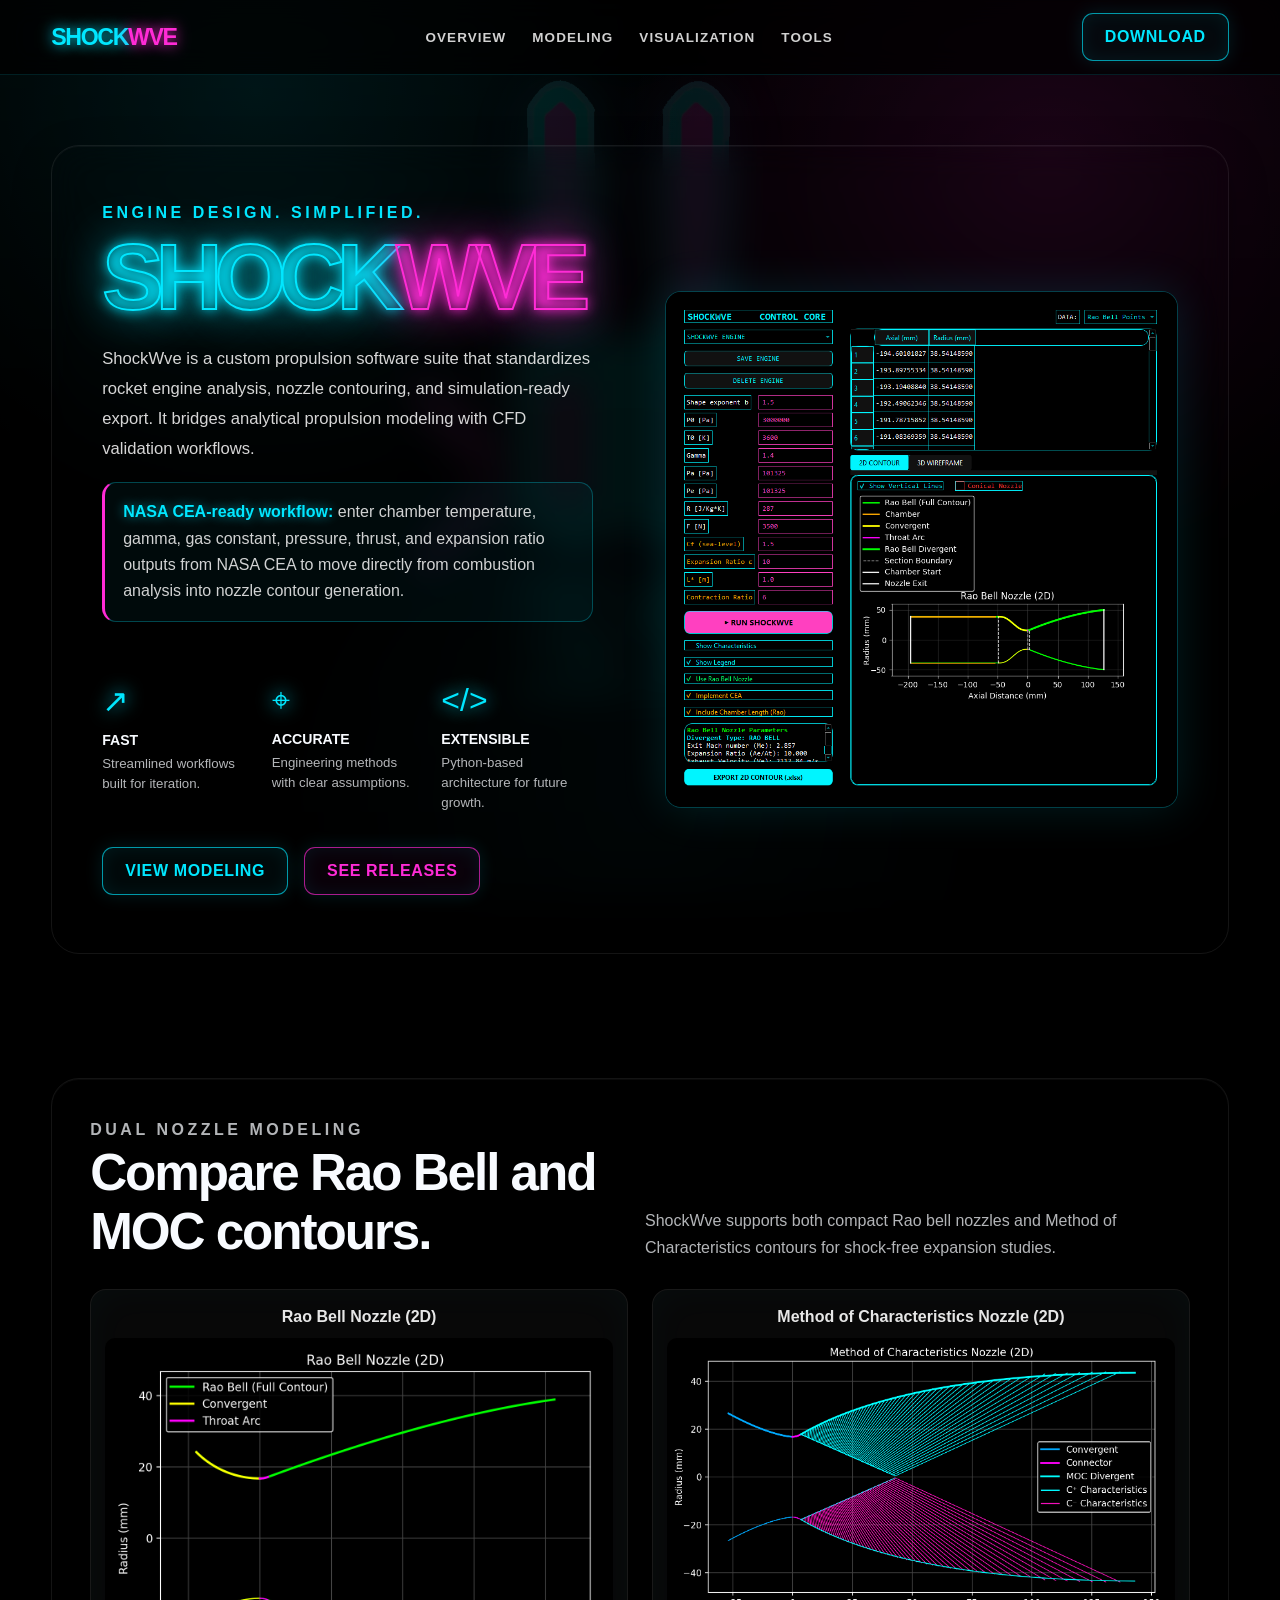
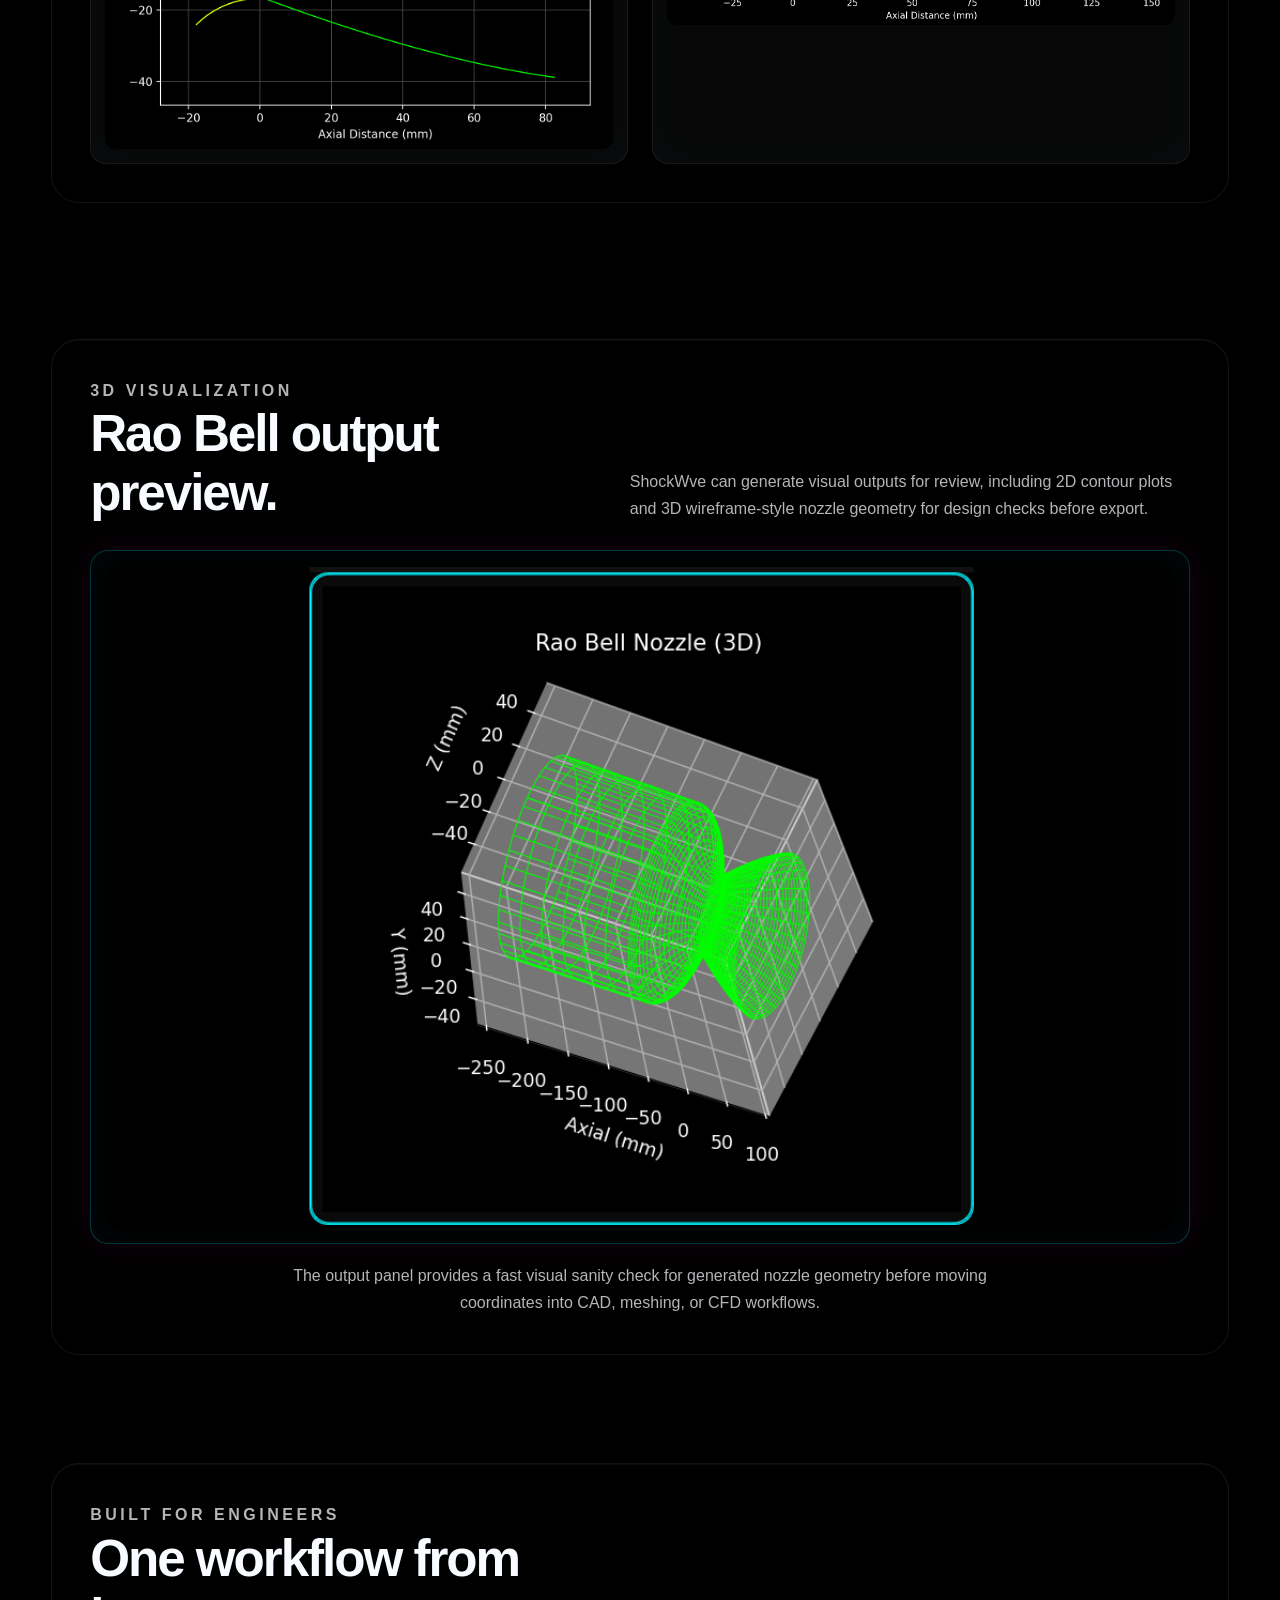
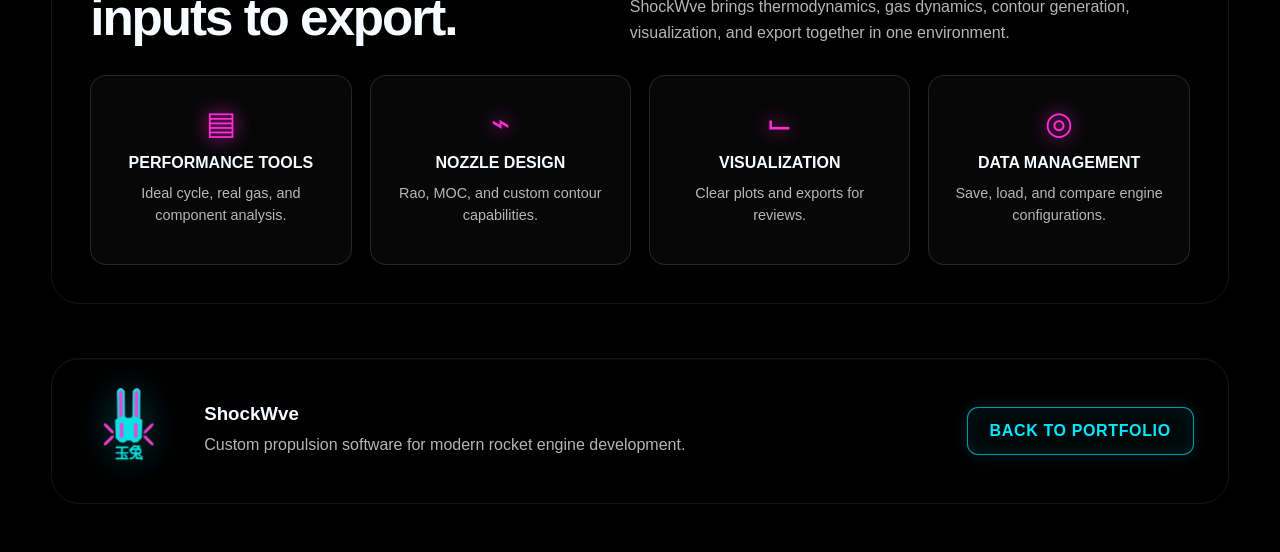
<file: shockwve.html>
<!DOCTYPE html>
<html lang="en">
<head>
  <meta charset="UTF-8" />
  <meta name="viewport" content="width=device-width, initial-scale=1.0" />
  <title>ShockWve | Neon Preview</title>
  <style>
    :root {
      --cyan: #00e7ff;
      --pink: #ff2bd6;
      --green: #00ff66;
      --text: #f8fbff;
      --muted: rgba(248,251,255,.72);
      --glass: rgba(4, 9, 16, .68);
      --line: rgba(0, 231, 255, .22);
    }

    * { box-sizing: border-box; }
    html { scroll-behavior: smooth; }
    body {
      margin: 0;
      min-height: 100vh;
      color: var(--text);
      font-family: -apple-system, BlinkMacSystemFont, "Segoe UI", Roboto, Helvetica, Arial, sans-serif;
      background: #000;
      overflow-x: hidden;
    }

    body::before {
      content: "";
      position: fixed;
      inset: 0;
      z-index: -3;
      background:
        radial-gradient(circle at 20% 10%, rgba(0, 231, 255, .12), transparent 34%),
        radial-gradient(circle at 82% 18%, rgba(255, 43, 214, .14), transparent 34%),
        radial-gradient(circle at 50% 90%, rgba(0, 231, 255, .08), transparent 38%),
        #000;
    }

    .jade-bg {
      position: fixed;
      inset: 0;
      width: min(64vw, 760px);
      height: auto;
      margin: auto;
      opacity: .13;
      z-index: -2;
      pointer-events: none;
      filter:
        drop-shadow(0 0 24px rgba(0, 231, 255, .38))
        drop-shadow(0 0 44px rgba(255, 43, 214, .28));
    }

    body::after {
      content: "";
      position: fixed;
      inset: 0;
      z-index: -1;
      pointer-events: none;
      background: linear-gradient(180deg, rgba(0,0,0,.18), rgba(0,0,0,.72));
    }

    .container {
      width: min(1180px, 92%);
      margin: auto;
    }

    .nav {
      position: sticky;
      top: 0;
      z-index: 20;
      background: rgba(0,0,0,.72);
      backdrop-filter: blur(14px);
      border-bottom: 1px solid rgba(0, 231, 255, .13);
    }

    .nav-inner {
      width: min(1180px, 92%);
      margin: auto;
      height: 74px;
      display: flex;
      justify-content: space-between;
      align-items: center;
    }

    .brand {
      text-decoration: none;
      font-weight: 900;
      letter-spacing: -.06em;
      font-size: 1.45rem;
    }

    .brand .blue { color: var(--cyan); text-shadow: 0 0 14px var(--cyan); }
    .brand .pink { color: var(--pink); text-shadow: 0 0 14px var(--pink); }

    .nav-links {
      display: flex;
      gap: 26px;
      align-items: center;
    }

    .nav-links a {
      color: rgba(255,255,255,.82);
      text-decoration: none;
      font-weight: 700;
      font-size: .84rem;
      letter-spacing: .08em;
      text-transform: uppercase;
    }

    .btn {
      display: inline-flex;
      align-items: center;
      justify-content: center;
      min-height: 48px;
      padding: 0 22px;
      border-radius: 11px;
      color: var(--cyan);
      text-decoration: none;
      font-weight: 800;
      letter-spacing: .04em;
      text-transform: uppercase;
      border: 1px solid rgba(0, 231, 255, .65);
      background: rgba(0, 231, 255, .04);
      box-shadow: inset 0 0 18px rgba(0, 231, 255, .08), 0 0 18px rgba(0, 231, 255, .12);
      transition: .25s ease;
    }

    .btn:hover { transform: translateY(-3px); box-shadow: 0 0 28px rgba(0, 231, 255, .32); }
    .btn-pink { color: var(--pink); border-color: rgba(255, 43, 214, .65); background: rgba(255, 43, 214, .04); }
    .btn-pink:hover { box-shadow: 0 0 28px rgba(255, 43, 214, .32); }

    .hero {
      min-height: calc(100vh - 74px);
      display: flex;
      align-items: center;
      padding: 70px 0;
    }

    .hero-panel, .section-panel, .footer-panel {
  border: 1px solid rgba(255,255,255,.08);
  border-radius: 28px;

  background: transparent;

  backdrop-filter: blur(18px);
  -webkit-backdrop-filter: blur(18px);

  box-shadow:
    0 12px 40px rgba(0,0,0,.22),
    inset 0 1px 0 rgba(255,255,255,.04);

  position: relative;
  overflow: hidden;
}

    .hero-panel {
      position: relative;
      overflow: hidden;
      padding: 58px 50px;
      display: grid;
      grid-template-columns: minmax(0, 0.88fr) minmax(360px, 0.92fr);
      gap: 72px;
      align-items: center;
    }

    .hero-panel::before {
      content: "";
      position: absolute;
      inset: 0;
      background:
        linear-gradient(90deg, rgba(0,231,255,.07), transparent 70%, rgba(255,43,214,.06)),
        repeating-linear-gradient(90deg, rgba(0,231,255,.05) 0 1px, transparent 1px 22px);
      pointer-events: none;
      opacity: .0005;
    }

    .hero-content, .terminal-card { position: relative; z-index: 2; }

    .eyebrow {
      margin: 0 0 18px;
      color: var(--cyan);
      letter-spacing: .22em;
      text-transform: uppercase;
      font-weight: 800;
    }

    .title {
      margin: 0 0 28px;
      font-size: clamp(3.2rem, 7.2vw, 6.4rem);
      line-height: .83;
      letter-spacing: -.085em;
      font-weight: 900;
    }

    .title .blue {
      color: transparent;
      -webkit-text-stroke: 2px var(--cyan);
      text-shadow: 0 0 14px var(--cyan), 0 0 48px rgba(0,231,255,.75);
    }

    .title .pink {
      color: transparent;
      -webkit-text-stroke: 2px var(--pink);
      text-shadow: 0 0 14px var(--pink), 0 0 48px rgba(255,43,214,.75);
    }

    .hero-copy {
      max-width: 520px;
      color: rgba(255,255,255,.84);
      font-size: 1.04rem;
      line-height: 1.8;
    }

    .hero-actions { display: flex; flex-wrap: wrap; gap: 16px; margin-top: 34px; }

    .feature-row {
      display: grid;
      grid-template-columns: repeat(3, 1fr);
      gap: 18px;
      margin-top: 42px;
    }

    .mini-feature {
      padding: 18px 0 0;
    }

    .icon {
      font-size: 2rem;
      color: var(--cyan);
      text-shadow: 0 0 18px var(--cyan);
      margin-bottom: 12px;
    }

    .mini-feature strong {
      display: block;
      font-size: .88rem;
      text-transform: uppercase;
      margin-bottom: 6px;
    }

    .mini-feature span {
      color: var(--muted);
      font-size: .83rem;
      line-height: 1.5;
    }

    .terminal-card {
      overflow: hidden;
      border-radius: 16px;
      border: 1px solid rgba(255,255,255,.16);
      background: rgba(0,0,0,.72);
      box-shadow: 0 0 46px rgba(0,231,255,.13);
    }

    .terminal-top {
      display: flex;
      align-items: center;
      gap: 8px;
      height: 44px;
      padding: 0 14px;
      border-bottom: 1px solid rgba(255,255,255,.12);
      color: rgba(255,255,255,.75);
      font-size: .8rem;
      justify-content: center;
      position: relative;
    }

    .dots { position: absolute; left: 14px; display: flex; gap: 7px; }
    .dot { width: 11px; height: 11px; border-radius: 50%; display: block; }
    .red { background: #ff4b4b; } .yellow { background: #ffd23c; } .green { background: #19f36b; }

    .terminal-card img {
      width: 100%;
      display: block;
      border-bottom: 1px solid rgba(255,255,255,.1);
    }

    .stats {
      display: grid;
      grid-template-columns: 1fr 1fr;
      gap: 12px 24px;
      padding: 22px;
      font-family: "SFMono-Regular", Consolas, monospace;
      font-size: .94rem;
    }

    .stats span { color: rgba(255,255,255,.72); }
    .stats b { color: var(--cyan); font-weight: 800; }
    .status { grid-column: 1 / -1; padding-top: 12px; border-top: 1px solid rgba(255,255,255,.08); }
    .status b { color: var(--green); }

    section { padding: 54px 0; }
    .section-panel { padding: 38px; }

    .section-head {
      display: flex;
      align-items: end;
      justify-content: space-between;
      gap: 28px;
      margin-bottom: 28px;
    }

    .section-head h2 {
      font-size: clamp(2rem, 4vw, 3.2rem);
      margin: 0;
      letter-spacing: -.04em;
    }

    .section-head p { color: var(--muted); max-width: 560px; line-height: 1.65; margin: 0; }

    .nozzle-grid {
      display: grid;
      grid-template-columns: 1fr 1fr;
      gap: 24px;
    }

    .plot-card {
      background: rgba(255,255,255,.03);
      border: 1px solid rgba(255,255,255,.07);
      border-radius: 16px;
      padding: 14px;
      box-shadow: inset 0 0 40px rgba(0, 231, 255, .03);
    }

    .plot-card h3 {
      margin: 4px 0 12px;
      text-align: center;
      font-size: 1rem;
      font-weight: 700;
      color: rgba(255,255,255,.9);
    }

    .plot-card img {
      width: 100%;
      display: block;
      border-radius: 10px;
    }

    .tools-grid {
      display: grid;
      grid-template-columns: repeat(4, 1fr);
      gap: 18px;
    }

    .tool-card {
      min-height: 190px;
      padding: 28px 22px;
      background: rgba(255,255,255,.028);
      border: 1px solid rgba(255,255,255,.12);
      border-radius: 16px;
      text-align: center;
      transition: .25s ease;
    }

    .tool-card:hover { transform: translateY(-5px); border-color: rgba(255,43,214,.35); box-shadow: 0 0 30px rgba(255,43,214,.12); }
    .tool-card .icon { color: var(--pink); text-shadow: 0 0 18px var(--pink); }
    .tool-card h3 { margin: 0 0 10px; font-size: 1rem; text-transform: uppercase; }
    .tool-card p { margin: 0; color: var(--muted); line-height: 1.55; font-size: .9rem; }

    .footer-panel {
      padding: 28px 34px;
      display: grid;
      grid-template-columns: auto 1fr auto;
      gap: 30px;
      align-items: center;
      margin-bottom: 48px;
    }

    .footer-logo {
      width: 88px;
      opacity: .9;
      filter: drop-shadow(0 0 18px rgba(0,231,255,.38));
    }

    .footer-panel h3 { margin: 0 0 8px; }
    .footer-panel p { margin: 0; color: var(--muted); line-height: 1.55; }

    .reveal { opacity: 0; transform: translateY(36px); transition: .8s cubic-bezier(.22,1,.36,1); }
    .reveal.active { opacity: 1; transform: translateY(0); }



    /* Hero UI preview sizing fix */
    .terminal-card {
      max-width: 620px;
      justify-self: end;
    }

    .ui-preview-img {
      width: 100%;
      max-height: 430px;
      object-fit: contain;
      background: #000;
      border-bottom: 1px solid rgba(0,231,255,.18);
    }

    .ui-output-wrap {
      padding: 16px;
      background: rgba(0,0,0,.58);
    }

    .ui-output-wrap img {
      width: 100%;
      max-height: 260px;
      object-fit: contain;
      border-radius: 12px;
      border: 1px solid rgba(0,231,255,.18);
      box-shadow: 0 0 30px rgba(255,43,214,.12);
      background: #000;
    }

    .cea-callout {
      margin-top: 18px;
      padding: 16px 18px;
      max-width: 560px;
      border: 1px solid rgba(0,231,255,.28);
      border-left: 3px solid var(--pink);
      border-radius: 14px;
      background: rgba(0,231,255,.045);
      color: rgba(255,255,255,.82);
      line-height: 1.65;
    }

    .cea-callout strong {
      color: var(--cyan);
      text-shadow: 0 0 12px rgba(0,231,255,.6);
    }



    /* Clean hero UI preview: no fake app chrome, no title overlap */
    .terminal-card {
      max-width: 560px;
      justify-self: end;
      border-color: rgba(0, 231, 255, .28);
      background: rgba(0,0,0,.56);
    }

    .terminal-top,
    .stats {
      display: none !important;
    }

    .terminal-card img.ui-preview-img {
      width: 100%;
      max-height: 520px;
      object-fit: contain;
      background: #000;
      border-bottom: 0;
      padding: 10px;
    }

    .title {
      max-width: 610px;
      white-space: nowrap;
    }

    .visual-section {
      margin-top: 28px;
    }

    .visual-caption {
      margin: 18px auto 0;
      max-width: 780px;
      color: var(--muted);
      line-height: 1.7;
      text-align: center;
    }

    .output-card {
      margin-top: 24px;
      background: rgba(0,0,0,.62);
      border: 1px solid rgba(0, 231, 255, .24);
      border-radius: 18px;
      padding: 16px;
      box-shadow: inset 0 0 40px rgba(0, 231, 255, .035), 0 0 32px rgba(255,43,214,.08);
    }

    .output-card img {
      width: 100%;
      max-height: 660px;
      object-fit: contain;
      display: block;
      border-radius: 12px;
      background: #000;
    }

    @media (max-width: 980px) {
      .nav-links { display: none; }
      .hero-panel, .nozzle-grid, .tools-grid, .footer-panel { grid-template-columns: 1fr; }
      .hero-panel { padding: 36px 22px; }
      .feature-row { grid-template-columns: 1fr; }
      .section-head { display: block; }
      .section-head p { margin-top: 14px; }
      .jade-bg { width: 95vw; opacity: .08; }
      .title { font-size: clamp(3.1rem, 16vw, 5.2rem); white-space: normal; }
      .terminal-card { max-width: 100%; justify-self: stretch; }
      .ui-preview-img { max-height: 360px; }
      .ui-output-wrap img { max-height: 240px; }
    }
  </style>
</head>
<body>
  <img class="jade-bg" src="assets/jade_rabbit.PNG" alt="" />

  <nav class="nav">
    <div class="nav-inner">
      <a class="brand" href="index.html"><span class="blue">SHOCK</span><span class="pink">WVE</span></a>
      <div class="nav-links">
        <a href="#overview">Overview</a>
        <a href="#modeling">Modeling</a>
        <a href="#visualization">Visualization</a>
        <a href="#tools">Tools</a>
      </div>
      <a class="btn" href="https://github.com/jasonlanda7/SHOCKWVE/releases" target="_blank" rel="noopener">Download</a>
    </div>
  </nav>

  <main>
    <section class="hero reveal" id="overview">
      <div class="container hero-panel">
        <div class="hero-content">
          <p class="eyebrow">Engine design. Simplified.</p>
          <h1 class="title"><span class="blue">SHOCK</span><span class="pink">WVE</span></h1>
          <p class="hero-copy">
            ShockWve is a custom propulsion software suite that standardizes rocket engine analysis, nozzle contouring, and simulation-ready export. It bridges analytical propulsion modeling with CFD validation workflows.
          </p>

          <div class="cea-callout">
            <strong>NASA CEA-ready workflow:</strong> enter chamber temperature, gamma, gas constant, pressure, thrust, and expansion ratio outputs from NASA CEA to move directly from combustion analysis into nozzle contour generation.
          </div>

          <div class="feature-row">
            <div class="mini-feature"><div class="icon">↗</div><strong>Fast</strong><span>Streamlined workflows built for iteration.</span></div>
            <div class="mini-feature"><div class="icon">⌖</div><strong>Accurate</strong><span>Engineering methods with clear assumptions.</span></div>
            <div class="mini-feature"><div class="icon">&lt;/&gt;</div><strong>Extensible</strong><span>Python-based architecture for future growth.</span></div>
          </div>

          <div class="hero-actions">
            <a class="btn" href="#modeling">View Modeling</a>
            <a class="btn btn-pink" href="https://github.com/jasonlanda7/SHOCKWVE/releases" target="_blank" rel="noopener">See Releases</a>
          </div>
        </div>

        <div class="terminal-card">
          <img class="ui-preview-img" src="assets/shockwve_ui_input_panel.png" alt="ShockWve control core interface with nozzle inputs and Rao Bell preview" />
        </div>
      </div>
    </section>

    <section class="reveal" id="modeling">
      <div class="container section-panel">
        <div class="section-head">
          <div>
            <p class="eyebrow">Dual Nozzle Modeling</p>
            <h2>Compare Rao Bell and MOC contours.</h2>
          </div>
          <p>ShockWve supports both compact Rao bell nozzles and Method of Characteristics contours for shock-free expansion studies.</p>
        </div>

        <div class="nozzle-grid">
          <div class="plot-card">
            <h3>Rao Bell Nozzle (2D)</h3>
            <img src="assets/rao_bell.png" alt="Rao Bell Nozzle 2D plot" />
          </div>
          <div class="plot-card">
            <h3>Method of Characteristics Nozzle (2D)</h3>
            <img src="assets/moc.png" alt="MOC Nozzle 2D plot" />
          </div>
        </div>
      </div>
    </section>

    <section class="reveal visual-section" id="visualization">
      <div class="container section-panel">
        <div class="section-head">
          <div>
            <p class="eyebrow">3D Visualization</p>
            <h2>Rao Bell output preview.</h2>
          </div>
          <p>ShockWve can generate visual outputs for review, including 2D contour plots and 3D wireframe-style nozzle geometry for design checks before export.</p>
        </div>
        <div class="output-card">
          <img src="assets/shockwve_ui_output_results.png" alt="ShockWve output results showing a Rao Bell nozzle 3D visualization" />
        </div>
        <p class="visual-caption">
          The output panel provides a fast visual sanity check for generated nozzle geometry before moving coordinates into CAD, meshing, or CFD workflows.
        </p>
      </div>
    </section>

    <section class="reveal" id="tools">
      <div class="container section-panel">
        <div class="section-head">
          <div>
            <p class="eyebrow">Built for Engineers</p>
            <h2>One workflow from inputs to export.</h2>
          </div>
          <p>ShockWve brings thermodynamics, gas dynamics, contour generation, visualization, and export together in one environment.</p>
        </div>

        <div class="tools-grid">
          <div class="tool-card"><div class="icon">▤</div><h3>Performance Tools</h3><p>Ideal cycle, real gas, and component analysis.</p></div>
          <div class="tool-card"><div class="icon">⌁</div><h3>Nozzle Design</h3><p>Rao, MOC, and custom contour capabilities.</p></div>
          <div class="tool-card"><div class="icon">⌙</div><h3>Visualization</h3><p>Clear plots and exports for reviews.</p></div>
          <div class="tool-card"><div class="icon">◎</div><h3>Data Management</h3><p>Save, load, and compare engine configurations.</p></div>
        </div>
      </div>
    </section>

    <footer class="container footer-panel reveal">
      <img class="footer-logo" src="assets/jade_rabbit.PNG" alt="Jade Rabbit logo" />
      <div>
        <h3>ShockWve</h3>
        <p>Custom propulsion software for modern rocket engine development.</p>
      </div>
      <a class="btn" href="index.html">Back to Portfolio</a>
    </footer>
  </main>

  <script>
    const reveals = document.querySelectorAll('.reveal');
    const observer = new IntersectionObserver((entries) => {
      entries.forEach(entry => {
        if (entry.isIntersecting) entry.target.classList.add('active');
      });
    }, { threshold: 0.14 });
    reveals.forEach(el => observer.observe(el));
  </script>
</body>
</html>
</file>
